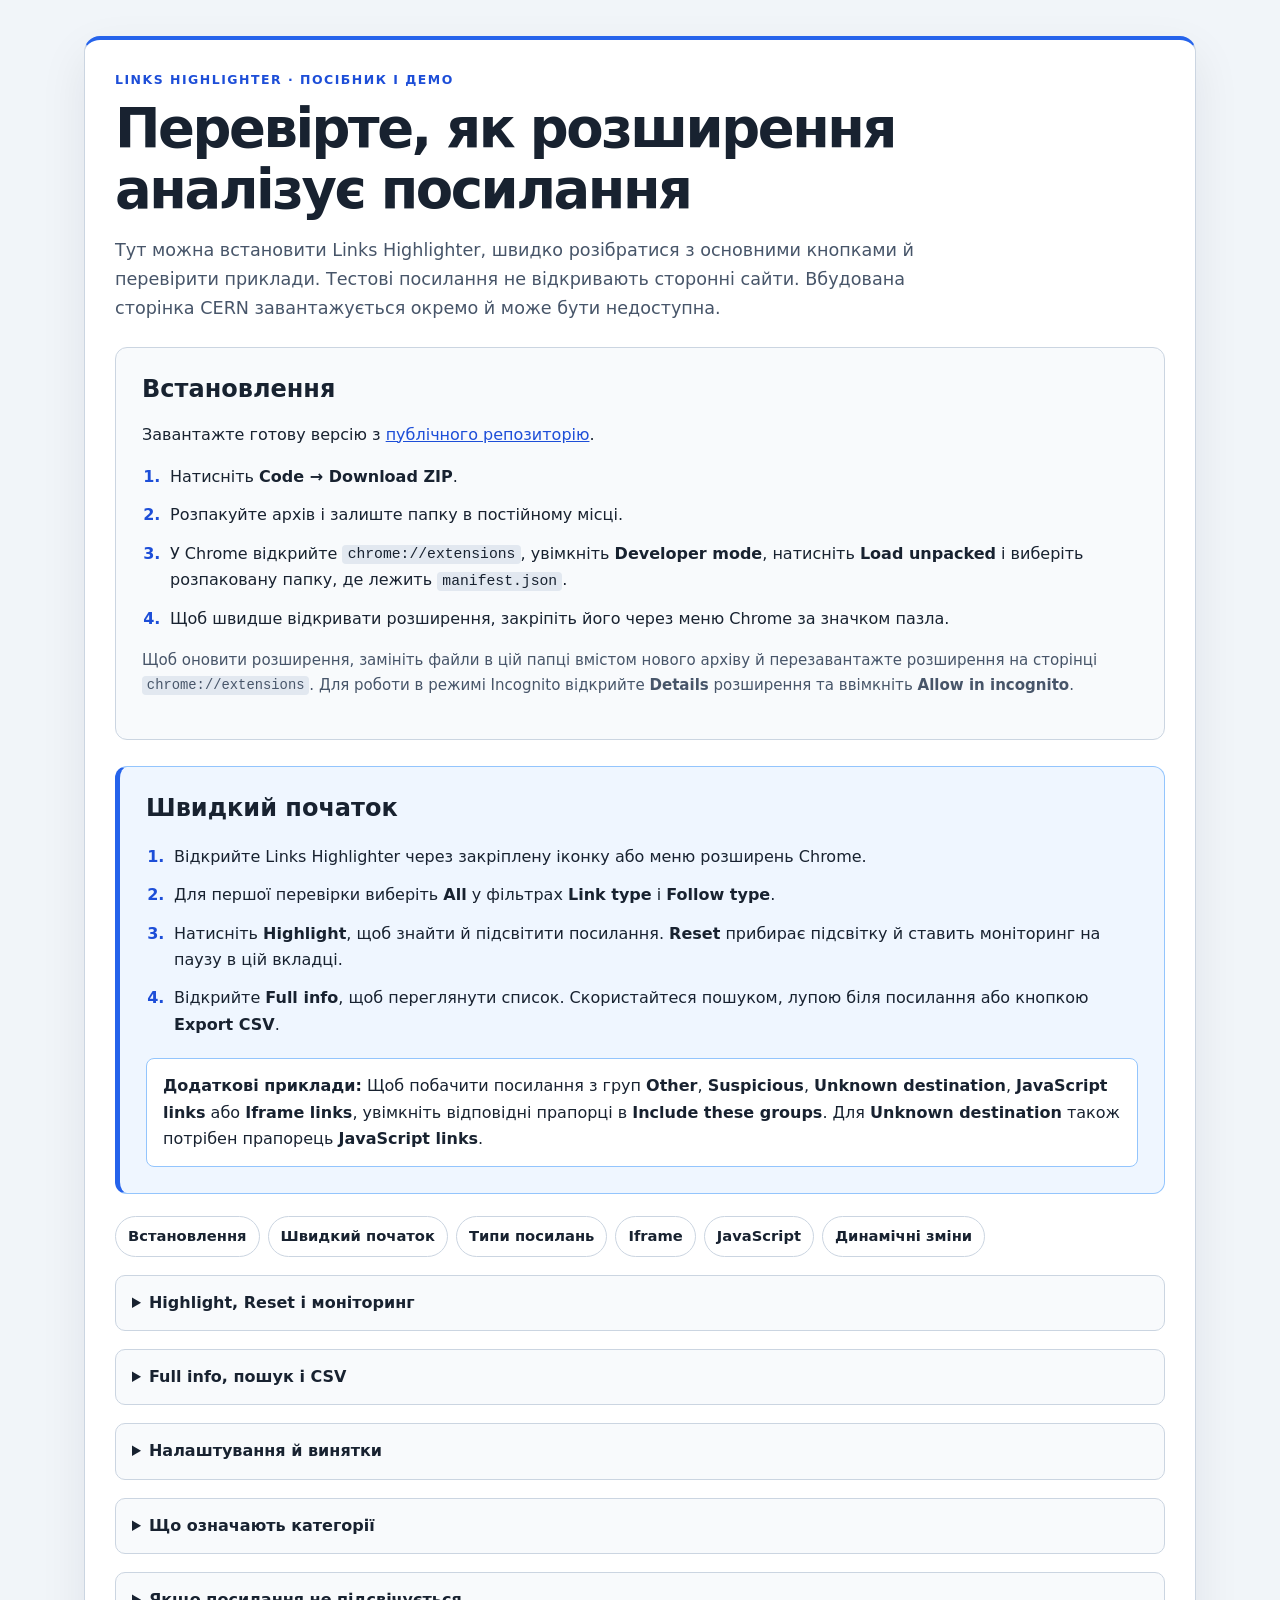
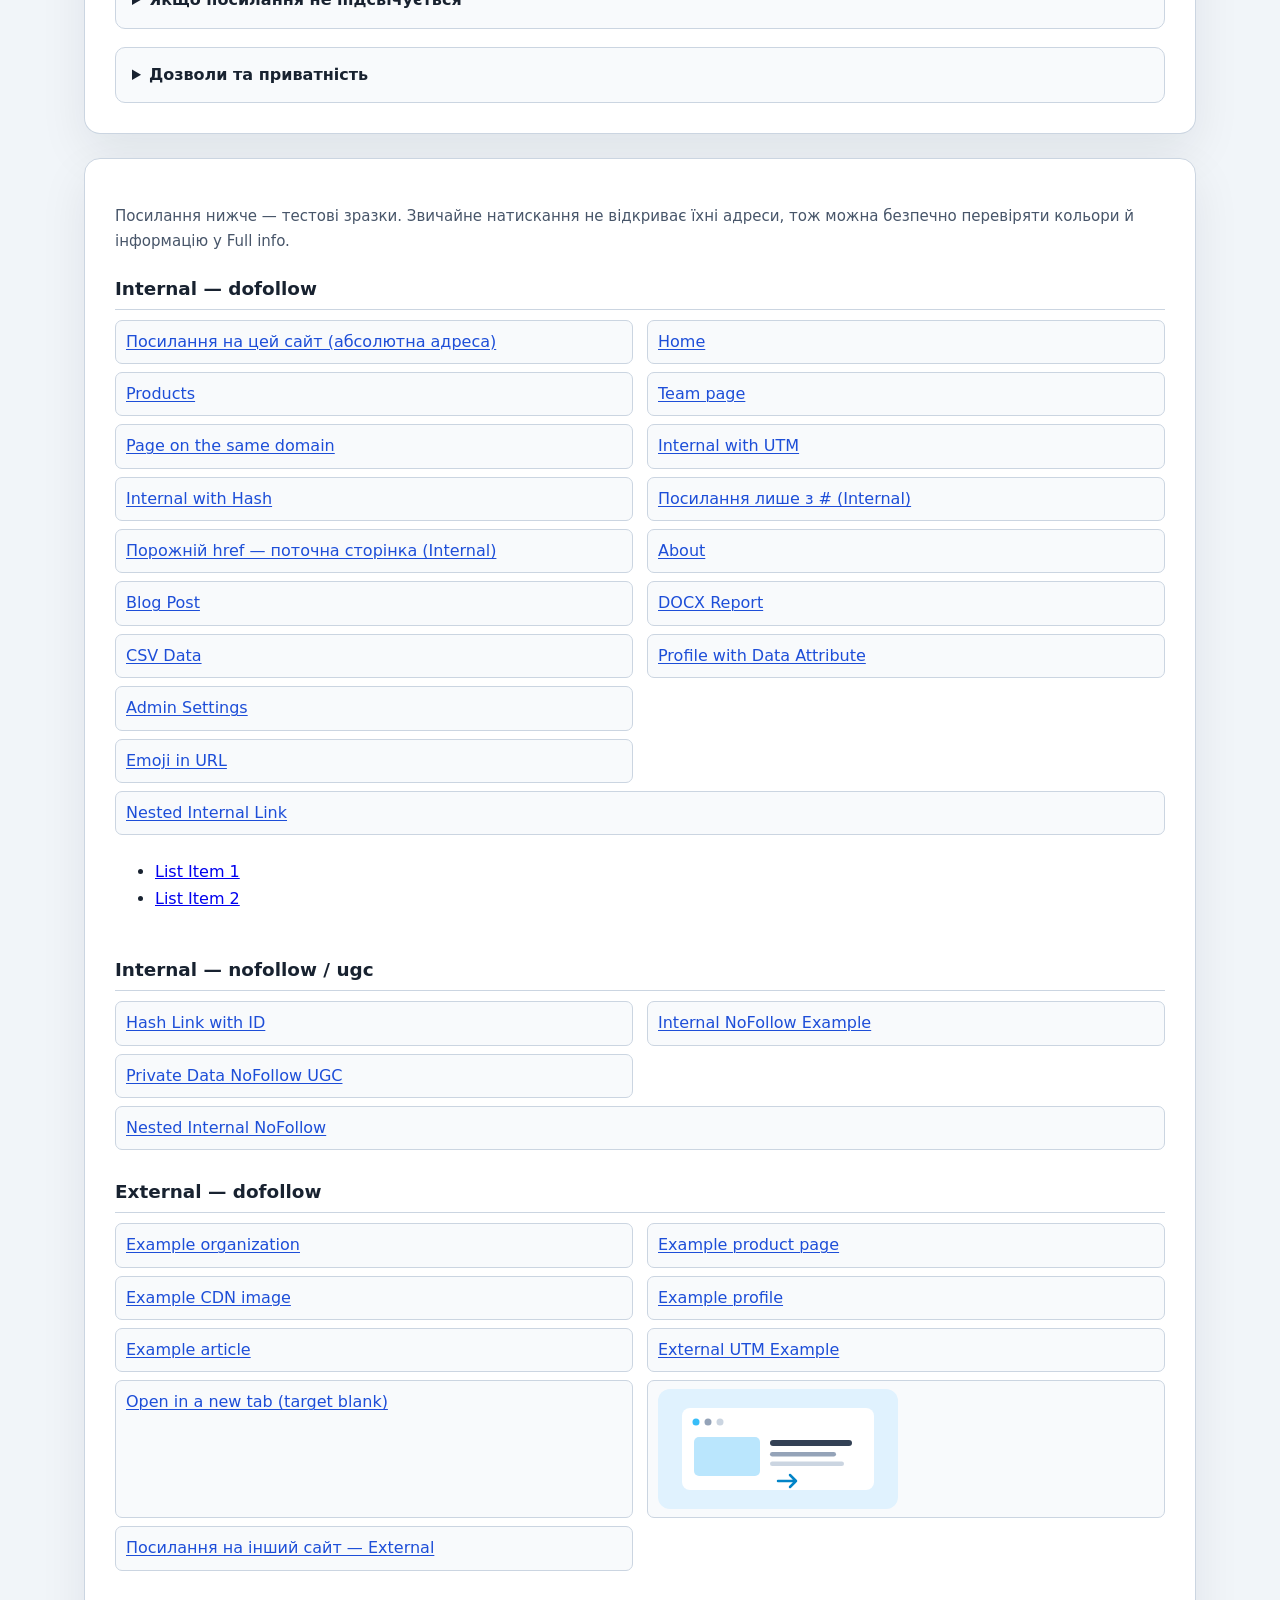
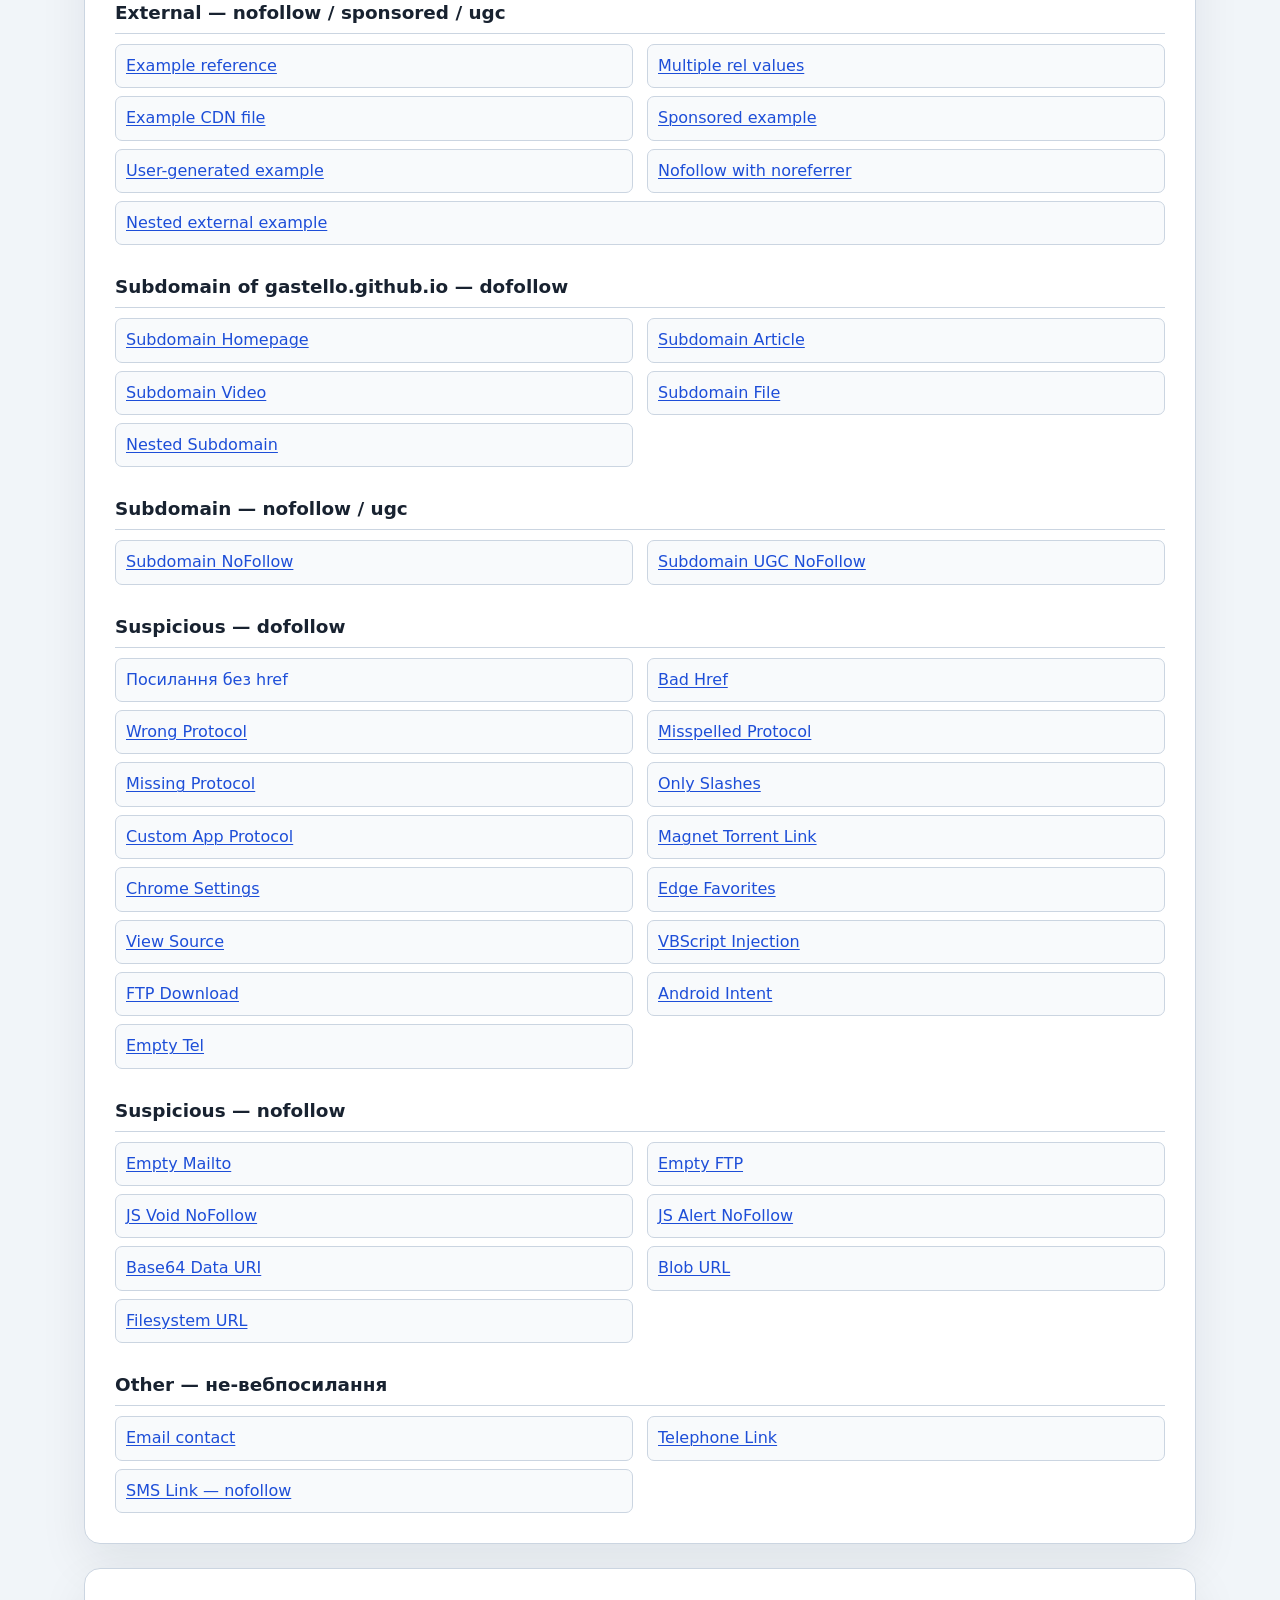
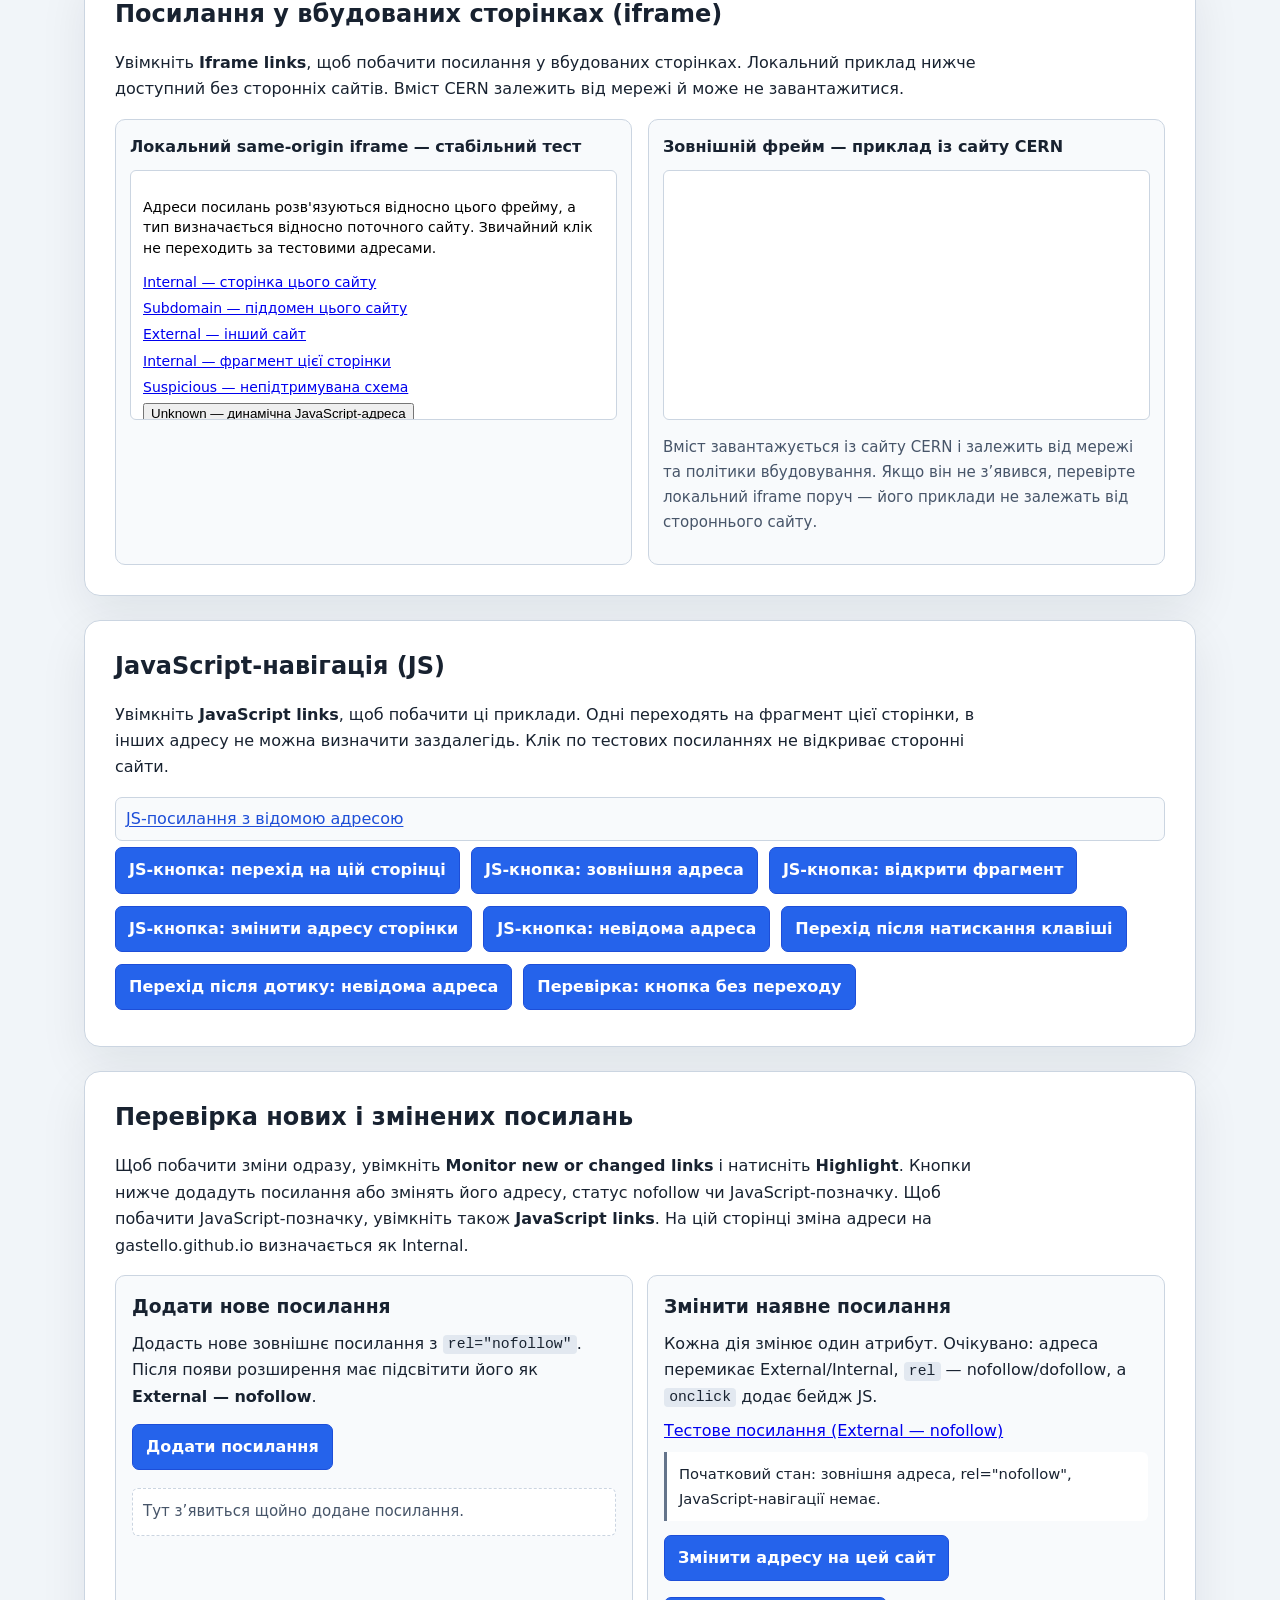
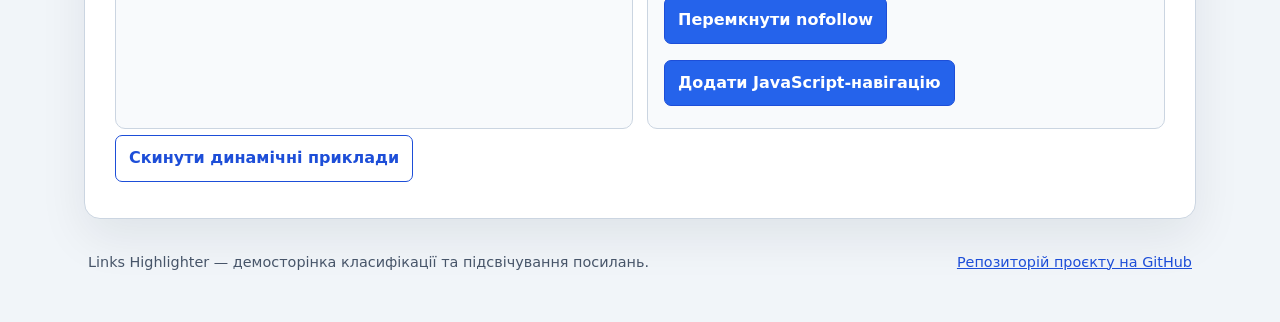
<file: index.html>
<!DOCTYPE html>
<html lang="uk">
<head>
  <meta charset="UTF-8">
  <meta name="viewport" content="width=device-width, initial-scale=1.0">
  <meta name="description" content="Інтерактивний посібник і безпечна демо-сторінка для перевірки класифікації посилань у Links Highlighter.">
  <meta name="theme-color" content="#f1f5f9">
  <title>Links Highlighter — посібник і демо</title>
  <link rel="stylesheet" href="style.css">
</head>
<body>
  <a class="skip-link" href="#main-content">Перейти до прикладів</a>
  <header class="page-header">
    <p class="eyebrow">LINKS HIGHLIGHTER · ПОСІБНИК І ДЕМО</p>
    <h1>Перевірте, як розширення аналізує посилання</h1>
    <p class="page-intro">Тут можна встановити Links Highlighter, швидко розібратися з основними кнопками й перевірити приклади. Тестові посилання не відкривають сторонні сайти. Вбудована сторінка CERN завантажується окремо й може бути недоступна.</p>
    <section class="install-guide" id="install-guide" aria-labelledby="install-title">
      <h2 id="install-title">Встановлення</h2>
      <p>Завантажте готову версію з <a href="https://github.com/Gastello/Links-highlighter" target="_blank" rel="noopener noreferrer">публічного репозиторію</a>.</p>
      <ol class="guide-steps">
        <li>
          Натисніть <strong>Code → Download ZIP</strong>.
        </li>
        <li>
          Розпакуйте архів і залиште папку в постійному місці.
        </li>
        <li>
          У Chrome відкрийте <code>chrome://extensions</code>, увімкніть <strong>Developer mode</strong>, натисніть <strong>Load unpacked</strong> і виберіть розпаковану папку, де лежить <code>manifest.json</code>.
        </li>
        <li>
          Щоб швидше відкривати розширення, закріпіть його через меню Chrome за значком пазла.
        </li>
      </ol>
      <p class="test-note">Щоб оновити розширення, замініть файли в цій папці вмістом нового архіву й перезавантажте розширення на сторінці <code>chrome://extensions</code>. Для роботи в режимі Incognito відкрийте <strong>Details</strong> розширення та ввімкніть <strong>Allow in incognito</strong>.</p>
    </section>
    <section class="guide" aria-labelledby="guide-title">
      <h2 id="guide-title">Швидкий початок</h2>
      <ol class="guide-steps">
        <li>
          Відкрийте Links Highlighter через закріплену іконку або меню розширень Chrome.
        </li>
        <li>
          Для першої перевірки виберіть <strong>All</strong> у фільтрах <strong>Link type</strong> і <strong>Follow type</strong>.
        </li>
        <li>
          Натисніть <strong>Highlight</strong>, щоб знайти й підсвітити посилання. <strong>Reset</strong> прибирає підсвітку й ставить моніторинг на паузу в цій вкладці.
        </li>
        <li>
          Відкрийте <strong>Full info</strong>, щоб переглянути список. Скористайтеся пошуком, лупою біля посилання або кнопкою <strong>Export CSV</strong>.
        </li>
      </ol>
      <aside class="guide-callout" aria-label="Додаткові фільтри демосторінки">
        <strong>Додаткові приклади:</strong>
        Щоб побачити посилання з груп <strong>Other</strong>, <strong>Suspicious</strong>, <strong>Unknown destination</strong>, <strong>JavaScript links</strong> або <strong>Iframe links</strong>, увімкніть відповідні прапорці в <strong>Include these groups</strong>. Для <strong>Unknown destination</strong> також потрібен прапорець <strong>JavaScript links</strong>.
      </aside>
    </section>
    <nav class="test-navigation" aria-label="Навігація сторінкою">
      <a href="#install-guide">Встановлення</a>
      <a href="#guide-title">Швидкий початок</a>
      <a href="#link-fixtures">Типи посилань</a>
      <a href="#iframe-tests">Iframe</a>
      <a href="#javascript-tests">JavaScript</a>
      <a href="#mutation-tests">Динамічні зміни</a>
    </nav>
    <details class="test-checklist" id="behavior-guide">
      <summary>Highlight, Reset і моніторинг</summary>
      <div class="expected-results">
        <div><strong>Highlight</strong><span>Сканує сторінку з поточними фільтрами. Якщо ввімкнено <strong>Monitor new or changed links</strong>, також запускає моніторинг.</span></div>
        <div><strong>Reset</strong><span>Прибирає підсвітку й ставить моніторинг на паузу лише в цій вкладці. Налаштування не змінюються. Натисніть <strong>Highlight</strong>, щоб продовжити.</span></div>
        <div><strong>Автоматичний запуск</strong><span><strong>Highlight links when a page loads</strong> сканує сторінку після завантаження. Якщо ввімкнено лише моніторинг, після перезавантаження натисніть <strong>Highlight</strong>. Якщо ввімкнено обидва параметри, сканування й моніторинг почнуться автоматично.</span></div>
        <div><strong>Моніторинг</strong><span><strong>Highlight links when a page loads</strong> після запуску відстежує нові або змінені посилання.</span></div>
      </div>
    </details>
    <details class="test-checklist" id="full-info-guide">
      <summary>Full info, пошук і CSV</summary>
      <div class="expected-results">
        <div><strong>Список</strong><span><strong>Full info</strong> показує знайдені посилання незалежно від того, які з них підсвічені. Посилання у вбудованих сторінках зібрані в окремій групі <strong>Iframe</strong>.</span></div>
        <div><strong>Пошук і лупа</strong><span>Пошук знаходить посилання за текстом або адресою. Натисніть лупу, щоб перейти до посилання на сторінці; приховане посилання тимчасово стане видимим.</span></div>
        <div><strong>Копіювання</strong><span>Кнопка копіює адресу посилання. У групі <strong>Iframe</strong> можна скопіювати адресу вбудованої сторінки.</span></div>
        <div><strong>Export CSV</strong><span>Завантажує всі знайдені посилання з доступних сторінок. Таблицю можна відкрити у програмі для роботи з таблицями. Для посилань на основній сторінці поле <strong>Frame URL</strong> порожнє; для посилань у фреймі в ньому вказана адреса цієї сторінки.</span></div>
      </div>
    </details>
    <details class="test-checklist" id="settings-guide">
      <summary>Налаштування й винятки</summary>
      <div class="expected-results">
        <div><strong>Тема й кольори</strong><span>За замовчуванням тема popup відповідає темі комп’ютера. У <strong>Settings → Appearance</strong> можна вибрати Classic, Light або Dark та змінити кольори підсвічування.</span></div>
        <div><strong>Виняток для сайту</strong><span>Виняток вимикає підсвічування на сайті. У <strong>Settings → Site exceptions</strong> введіть домен або URL і натисніть <strong>Add</strong>. Або натисніть <strong>Add current site to exceptions</strong> біля кнопок сканування.</span></div>
        <div><strong>Піддомени</strong><span><code>example.com</code> стосується лише цього домену. <code>*.example.com</code> — його піддоменів, але не самого <code>example.com</code>. Щоб знову підсвічувати посилання, видаліть виняток зі списку.</span></div>
        <div><strong>Синхронізація</strong><span>Налаштування й винятки можуть синхронізуватися, якщо на пристроях використовується той самий Google-акаунт, увімкнена синхронізація розширень і збігається ID розширення. Перевірте ID на сторінці <code>chrome://extensions</code> на обох пристроях. У версії, встановленій через <strong>Load unpacked</strong>, ID може відрізнятися. Щоб перевірити синхронізацію, змініть тему popup на одному пристрої й перевірте її на іншому.</span></div>
      </div>
    </details>
    <details class="test-checklist" id="classification-guide">
      <summary>Що означають категорії</summary>
      <div class="expected-results">
        <div><strong>Internal</strong><span>Посилання на поточний сайт або його основний домен.</span></div>
        <div><strong>Subdomain</strong><span>Посилання на піддомен того самого основного домену, наприклад <code>blog.example.com</code>.</span></div>
        <div><strong>External</strong><span>Посилання на інший сайт.</span></div>
        <div><strong>Dofollow / nofollow</strong><span>Статус визначається за атрибутом посилання. Позначка <code>nofollow</code> означає nofollow; без неї — dofollow.</span></div>
        <div><strong>Other</strong><span>Адреси електронної пошти, телефону й SMS. Цю групу потрібно ввімкнути окремо.</span></div>
        <div><strong>Suspicious</strong><span>Неповна, некоректна або непідтримувана адреса. Це не оцінка безпечності сайту.</span></div>
        <div><strong>Unknown destination</strong><span>Розпізнано JavaScript-перехід, але його адресу неможливо визначити наперед.</span></div>
        <div><strong>JS / IFRAME</strong><span>Бейджі показують, що посилання пов’язане з JavaScript або розташоване у вбудованій сторінці.</span></div>
      </div>
    </details>
    <details class="test-checklist" id="troubleshooting-guide">
      <summary>Якщо посилання не підсвічується</summary>
      <ul class="troubleshooting-list">
        <li>Щоб побачити всі звичайні приклади, виберіть <strong>All</strong> у фільтрах типу й статусу.</li>
        <li>Для <strong>Other</strong>, <strong>Suspicious</strong>, <strong>Unknown destination</strong>, JavaScript і iframe увімкніть відповідні прапорці.</li>
        <li>Перевірте, чи Chrome дозволив розширенню працювати на сайті, і перезавантажте вкладку після зміни дозволів.</li>
        <li>Розширення не працює на сторінках Chrome на кшталт <code>chrome://extensions</code>. Деякі вбудовані сторінки також можуть бути недоступні.</li>
        <li>Якщо повідомлено про неповні результати, розширення не змогло прочитати один або кілька фреймів. Інші доступні посилання все одно перевіряються.</li>
      </ul>
    </details>
    <details class="test-checklist" id="privacy-guide">
      <summary>Дозволи та приватність</summary>
      <div class="expected-results">
        <div><strong>Доступ до сторінок</strong><span>Chrome попросить дозволити розширенню читати сторінки, щоб знаходити й підсвічувати посилання.</span></div>
        <div><strong>Ваші дані</strong><span>Посилання обробляються у браузері й не надсилаються розробнику.</span></div>
      </div>
    </details>
  </header>
  <main id="main-content">
  <section class="links" id="link-fixtures" aria-label="Посилання для перевірки класифікації">

  <p class="section-intro">Посилання нижче — тестові зразки. Звичайне натискання не відкриває їхні адреси, тож можна безпечно перевіряти кольори й інформацію у Full info.</p>

  <h2 id="internal-dofollow">Internal — dofollow</h2>
  <a href="https://gastello.github.io/links-test/another-page">Посилання на цей сайт (абсолютна адреса)</a>
  <a href="https://gastello.github.io/links-test/home">Home</a>
  <a href="https://gastello.github.io/links-test/products.html">Products</a>
  <a href="https://gastello.github.io/links-test/team">Team page</a>
  <a href="https://gastello.github.io/up-one-level">Page on the same domain</a>
  <a href="https://gastello.github.io/links-test/internal-page?utm_source=google&utm_medium=cpc">Internal with UTM</a>
  <a href="https://gastello.github.io/links-test/blog/post#comments">Internal with Hash</a>
  <a href="#">Посилання лише з # (Internal)</a>
  <a href="">Порожній href — поточна сторінка (Internal)</a>
  <a href="https://gastello.github.io/links-test/about">About</a>
  <a href="https://gastello.github.io/links-test/blog/post1">Blog Post</a>
  <a href="https://gastello.github.io/links-test/downloads/report.docx">DOCX Report</a>
  <a href="https://gastello.github.io/links-test/downloads/data.csv">CSV Data</a>
  <a href="https://gastello.github.io/links-test/profile" data-user-id="456">Profile with Data Attribute</a>
  <a href="https://gastello.github.io/links-test/settings" data-role="admin">Admin Settings</a>
  <a href="https://gastello.github.io/links-test/hidden" style="display:none;">Hidden Link</a>
  <a href="https://gastello.github.io/links-test/opacity" style="opacity:0;">Invisible Link</a>
  <a href="https://gastello.github.io/links-test/unicode/😀">Emoji in URL</a>
  <div class="link-fixture"><a href="https://gastello.github.io/links-test/nested/link">Nested Internal Link</a></div>
  <ul><li><a href="https://gastello.github.io/links-test/list/item1">List Item 1</a></li><li><a href="https://gastello.github.io/links-test/list/item2">List Item 2</a></li></ul>

  <h2 id="internal-nofollow">Internal — nofollow / ugc</h2>
  <a href="https://gastello.github.io/links-test/weird#hash123" rel="nofollow">Hash Link with ID</a>
  <a href="https://gastello.github.io/links-test/internal-nofollow-page" rel="nofollow">Internal NoFollow Example</a>
  <a href="https://gastello.github.io/links-test/hidden-nofollow" style="display:none;" rel="nofollow">Hidden NoFollow Link</a>
  <a href="https://gastello.github.io/links-test/private/data" rel="nofollow ugc">Private Data NoFollow UGC</a>
  <div class="link-fixture"><a href="https://gastello.github.io/links-test/nested/internal-nofollow" rel="nofollow">Nested Internal NoFollow</a></div>

  <h2 id="external-dofollow">External — dofollow</h2>
  <a href="https://example.org/guide">Example organization</a>
  <a href="https://example.net/product">Example product page</a>
  <a href="https://cdn.example.com/photo.png">Example CDN image</a>
  <a href="https://example.com/profile">Example profile</a>
  <a href="https://example.org/article">Example article</a>
  <a href="https://example.com/page?utm_source=newsletter&utm_medium=email">External UTM Example</a>
  <a href="https://example.com/new-tab" target="_blank" rel="noopener noreferrer">Open in a new tab (target blank)</a>
  <a href="https://example.com/page-with-image"><img src="assets/link-preview.svg" width="240" height="120" loading="lazy" decoding="async" alt="Ілюстрація сторінки-прикладу"></a>
  <a href="https://example.net/demo">Посилання на інший сайт — External</a>

  <h2 id="external-nofollow">External — nofollow / sponsored / ugc</h2>
  <a href="https://example.com/reference" rel="nofollow">Example reference</a>
  <a href="https://example.org/combined-rel" rel="nofollow noopener noreferrer">Multiple rel values</a>
  <a href="https://cdn.example.net/assets/example.js" rel="nofollow">Example CDN file</a>
  <a href="https://example.net/campaign" rel="nofollow sponsored">Sponsored example</a>
  <a href="https://example.com/community/post" rel="nofollow ugc">User-generated example</a>
  <a href="https://example.org/no-referrer" rel="nofollow noreferrer">Nofollow with noreferrer</a>
  <div class="link-fixture"><a href="https://example.net/nested" rel="nofollow">Nested external example</a></div>

  <h2 id="subdomain-dofollow">Subdomain of gastello.github.io — dofollow</h2>
  <a href="https://subdomain.gastello.github.io/">Subdomain Homepage</a>
  <a href="https://blog.gastello.github.io/links-test/article">Subdomain Article</a>
  <a href="https://media.gastello.github.io/video.mp4">Subdomain Video</a>
  <a href="https://files.sub.gastello.github.io/download.zip">Subdomain File</a>
  <a href="https://deep.files.sub.gastello.github.io/nested">Nested Subdomain</a>

  <h2 id="subdomain-nofollow">Subdomain — nofollow / ugc</h2>
  <a href="https://nofollow.subdomain.gastello.github.io/" rel="nofollow">Subdomain NoFollow</a>
  <a href="https://ugc.subdomain.gastello.github.io/" rel="nofollow ugc">Subdomain UGC NoFollow</a>

  <h2 id="suspicious-dofollow">Suspicious — dofollow</h2>
  <a id="missing-href-link">Посилання без href</a>
  <a href="http:///badurl">Bad Href</a>
  <a href="hxxp://wrong-protocol.com">Wrong Protocol</a>
  <a href="htps://misspelled-url.com">Misspelled Protocol</a>
  <a href="://missing-protocol.com">Missing Protocol</a>
  <a href="/////">Only Slashes</a>
  <a href="appname://open">Custom App Protocol</a>
  <a href="magnet:?xt=urn:btih:abcdef1234567890">Magnet Torrent Link</a>
  <a href="chrome://settings/">Chrome Settings</a>
  <a href="edge://favorites/">Edge Favorites</a>
  <a href="view-source:https://example.com">View Source</a>
  <a href="vbscript:alert('XSS')">VBScript Injection</a>
  <a href="ftp://ftp.example.com/file.txt">FTP Download</a>
  <a href="intent://scan/#Intent;scheme=zxing;package=com.google.zxing.client.android;end">Android Intent</a>
  <a href="tel:">Empty Tel</a>
    
  <h2 id="suspicious-nofollow">Suspicious — nofollow</h2>
  <a href="mailto:" rel="nofollow">Empty Mailto</a>
  <a href="ftp://" rel="nofollow">Empty FTP</a>
  <a href="javascript:void(0)" rel="nofollow">JS Void NoFollow</a>
  <a href="javascript:alert('hello')" rel="nofollow">JS Alert NoFollow</a>
  <a href="[data-uri]" rel="nofollow">Base64 Data URI</a>
  <a href="blob:https://example.com/12345" rel="nofollow">Blob URL</a>
  <a href="filesystem:https://example.com/temporary/myfile" rel="nofollow">Filesystem URL</a>
  <h2 id="other-links">Other — не-вебпосилання</h2>
  <a href="mailto:hello@example.org">Email contact</a>
  <a href="tel:+1234567890">Telephone Link</a>
  <a href="sms:+1234567890" rel="nofollow">SMS Link — nofollow</a>

  </section>

  <section class="test-section" aria-labelledby="iframe-tests">
    <h2 id="iframe-tests">Посилання у вбудованих сторінках (iframe)</h2>
    <p>Увімкніть <strong>Iframe links</strong>, щоб побачити посилання у вбудованих сторінках. Локальний приклад нижче доступний без сторонніх сайтів. Вміст CERN залежить від мережі й може не завантажитися.</p>
    <div class="frame-grid">
      <figure class="frame-test">
        <figcaption>Локальний same-origin iframe — стабільний тест</figcaption>
        <iframe
          src="iframe-same-origin.html"
          title="Локальний iframe з тестовими посиланнями"
          loading="eager"
        ></iframe>
      </figure>
      <figure class="frame-test">
        <figcaption>Зовнішній фрейм — приклад із сайту CERN</figcaption>
        <iframe
          src="https://info.cern.ch/"
          title="Перший вебсайт CERN із посиланнями"
          loading="lazy"
        ></iframe>
        <p class="test-note">Вміст завантажується із сайту CERN і залежить від мережі та політики вбудовування. Якщо він не з’явився, перевірте локальний iframe поруч — його приклади не залежать від стороннього сайту.</p>
      </figure>
    </div>
  </section>

  <section class="test-section" aria-labelledby="javascript-tests">
    <h2 id="javascript-tests">JavaScript-навігація (JS)</h2>
    <p>Увімкніть <strong>JavaScript links</strong>, щоб побачити ці приклади. Одні переходять на фрагмент цієї сторінки, в інших адресу не можна визначити заздалегідь. Клік по тестових посиланнях не відкриває сторонні сайти.</p>
    <a class="javascript-fixture" href="javascript:window.location.href='#js-href'">JS-посилання з відомою адресою</a>
    <button type="button" onclick="window.location.assign('#js-assign'); return false;">JS-кнопка: перехід на цій сторінці</button>
    <button type="button" onclick="if (false) window.location.assign('https://example.org/javascript-external')">JS-кнопка: зовнішня адреса</button>
    <button type="button" onclick="window.open('#js-window-open', '_self'); return false;">JS-кнопка: відкрити фрагмент</button>
    <button type="button" onclick="history.pushState({}, '', '#js-history'); return false;">JS-кнопка: змінити адресу сторінки</button>
    <button type="button" onclick="if (false) window.location.href = nextUrl">JS-кнопка: невідома адреса</button>
    <button type="button" onkeydown="if (false) window.location.assign('/links-test/keyboard')">Перехід після натискання клавіші</button>
    <button type="button" onpointerup="window.location.href = pointerDestination">Перехід після дотику: невідома адреса</button>
    <button type="button" onclick="this.dataset.clicked = 'yes'">Перевірка: кнопка без переходу</button>
  </section>

  <section class="test-section" aria-labelledby="mutation-tests">
    <h2 id="mutation-tests">Перевірка нових і змінених посилань</h2>
    <p>Щоб побачити зміни одразу, увімкніть <strong>Monitor new or changed links</strong> і натисніть <strong>Highlight</strong>. Кнопки нижче додадуть посилання або змінять його адресу, статус nofollow чи JavaScript-позначку. Щоб побачити JavaScript-позначку, увімкніть також <strong>JavaScript links</strong>. На цій сторінці зміна адреси на gastello.github.io визначається як Internal.</p>
    <div class="mutation-grid">
      <article class="mutation-card">
        <h3>Додати нове посилання</h3>
        <p>Додасть нове зовнішнє посилання з <code>rel="nofollow"</code>. Після появи розширення має підсвітити його як <strong>External — nofollow</strong>.</p>
        <button type="button" id="addLinkBtn">Додати посилання</button>
        <div class="dynamic-link-output" id="dynamic-link-output" aria-live="polite">
          <p class="test-note">Тут з’явиться щойно додане посилання.</p>
        </div>
      </article>
      <article class="mutation-card">
        <h3>Змінити наявне посилання</h3>
        <p>Кожна дія змінює один атрибут. Очікувано: адреса перемикає External/Internal, <code>rel</code> — nofollow/dofollow, а <code>onclick</code> додає бейдж JS.</p>
        <a id="mutable-test-link" href="https://example.org/before" rel="nofollow">Тестове посилання (External — nofollow)</a>
        <p class="mutation-status" id="mutation-status" role="status" aria-live="polite">Початковий стан: зовнішня адреса, rel="nofollow", JavaScript-навігації немає.</p>
        <div class="mutation-actions">
          <button type="button" id="change-href-btn">Змінити адресу на цей сайт</button>
          <button type="button" id="toggle-rel-btn">Перемкнути nofollow</button>
          <button type="button" id="add-js-handler-btn">Додати JavaScript-навігацію</button>
        </div>
      </article>
    </div>
    <button type="button" id="reset-mutation-tests" class="secondary-button">Скинути динамічні приклади</button>
  </section>

  </main>

<script>
  document.getElementById('main-content').addEventListener('click', (event) => {
    const link = event.target.closest('a[href]');
    if (link) {
      event.preventDefault();
    }
  });

  function appendLink(href, text, rel = '') {
    const container = document.getElementById('dynamic-link-output');
    const a = document.createElement('a');
    a.href = href;
    a.textContent = text;
    a.className = 'dynamic-link';
    if (rel) {
      a.setAttribute('rel', rel);
    }
    container.appendChild(a);
  }

  document.getElementById('addLinkBtn').addEventListener('click', () => {
    const output = document.getElementById('dynamic-link-output');
    const placeholder = output.querySelector('.test-note');
    if (placeholder) {
      placeholder.remove();
    }
    appendLink('https://example.com/new-link', 'Динамічне зовнішнє посилання', 'nofollow');
  });

  document.getElementById('change-href-btn').addEventListener('click', () => {
    const link = document.getElementById('mutable-test-link');
    link.href = 'https://gastello.github.io/links-test/real-time-target';
    document.getElementById('mutation-status').textContent =
      'Адреса змінена на сторінку цього сайту: очікується Internal — nofollow.';
  });

  document.getElementById('toggle-rel-btn').addEventListener('click', () => {
    const link = document.getElementById('mutable-test-link');
    const hasNofollow = link.relList.toggle('nofollow');
    document.getElementById('mutation-status').textContent = hasNofollow
      ? 'rel="nofollow" увімкнено.'
      : 'rel="nofollow" прибрано — розширення має трактувати його як dofollow.';
  });

  document.getElementById('add-js-handler-btn').addEventListener('click', () => {
    document.getElementById('mutable-test-link').setAttribute(
      'onclick',
      "window.location.assign('#realtime-js-link')"
    );
    document.getElementById('mutation-status').textContent =
      'Додано inline onclick із навігацією на фрагмент цієї сторінки. Очікуйте бейдж JS.';
  });

  document.getElementById('reset-mutation-tests').addEventListener('click', () => {
    const output = document.getElementById('dynamic-link-output');
    output.replaceChildren(
      Object.assign(document.createElement('p'), {
        className: 'test-note',
        textContent: 'Тут з’явиться щойно додане посилання.',
      })
    );
    const link = document.getElementById('mutable-test-link');
    link.href = 'https://example.org/before';
    link.rel = 'nofollow';
    link.removeAttribute('onclick');
    link.textContent = 'Тестове посилання (External — nofollow)';
    document.getElementById('mutation-status').textContent =
      'Початковий стан відновлено: зовнішня адреса, rel="nofollow", JavaScript-навігації немає.';
  });
</script>

<footer class="page-footer">
  <p>Links Highlighter — демосторінка класифікації та підсвічування посилань.</p>
  <a href="https://github.com/Gastello/Links-highlighter" target="_blank" rel="noopener noreferrer">Репозиторій проєкту на GitHub</a>
</footer>
</body>
</html>
</file>
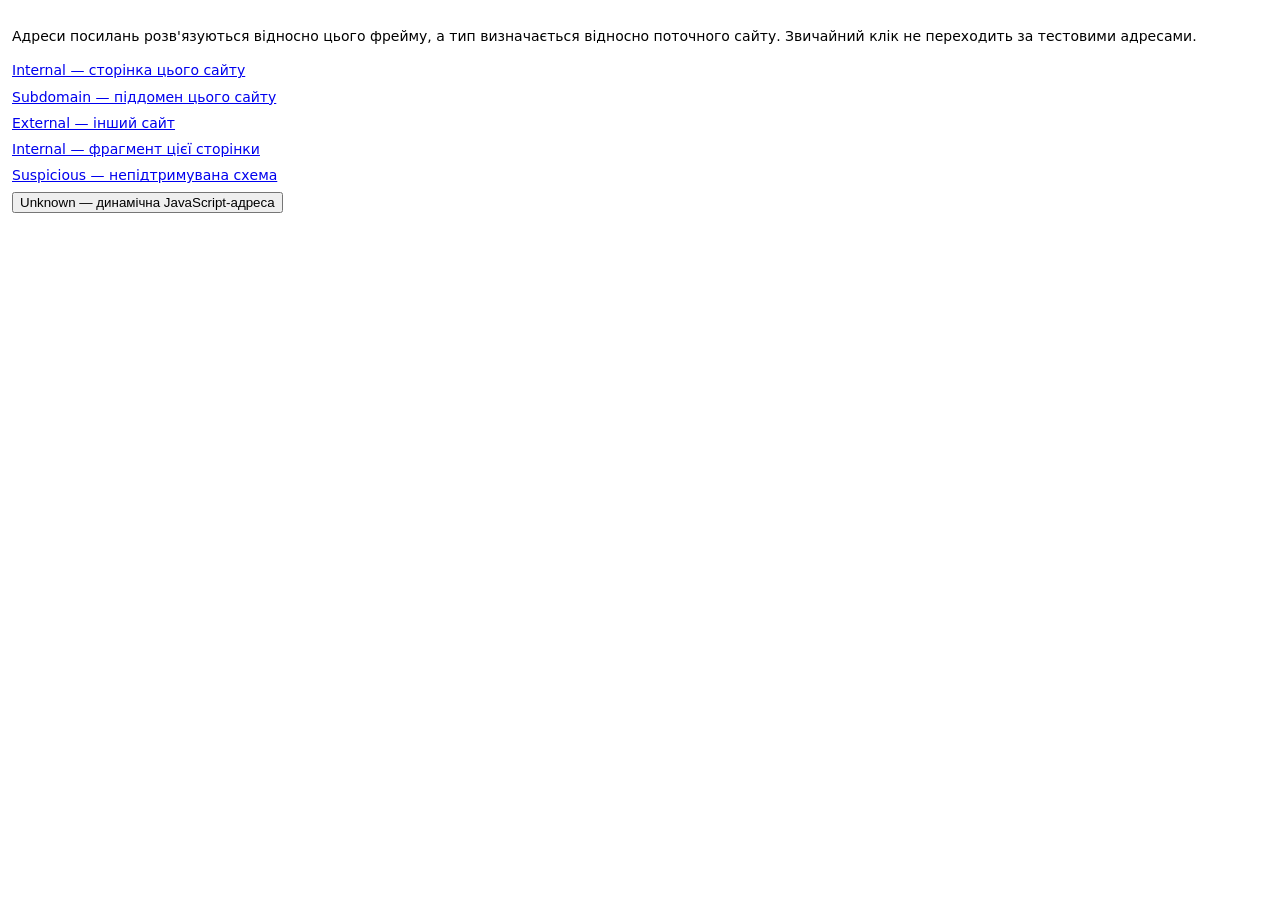
<file: iframe-same-origin.html>
<!DOCTYPE html>
<html lang="uk">
<head>
  <meta charset="UTF-8">
  <meta name="viewport" content="width=device-width, initial-scale=1.0">
  <title>Локальний iframe — Links Highlighter</title>
  <style>
    body {
      margin: 0;
      padding: 12px;
      font: 14px/1.45 system-ui, sans-serif;
    }

    a,
    button {
      display: block;
      margin: 6px 0;
    }
  </style>
</head>
<body>
  <p>Адреси посилань розв'язуються відносно цього фрейму, а тип визначається відносно поточного сайту. Звичайний клік не переходить за тестовими адресами.</p>
  <a href="/links-test/iframe-target.html">Internal — сторінка цього сайту</a>
  <a href="https://media.gastello.github.io/video.mp4">Subdomain — піддомен цього сайту</a>
  <a href="https://example.org/iframe-external">External — інший сайт</a>
  <a href="#">Internal — фрагмент цієї сторінки</a>
  <a href="javascript:void(0)">Suspicious — непідтримувана схема</a>
  <button type="button" onclick="if (false) window.location.href = frameNextUrl">Unknown — динамічна JavaScript-адреса</button>
  <script>
    document.body.addEventListener('click', (event) => {
      const link = event.target.closest('a[href]');
      if (link) {
        event.preventDefault();
      }
    });
  </script>
</body>
</html>
</file>
<file: style.css>
:root {
  color-scheme: light dark;
  --page-bg: #f1f5f9;
  --surface: #ffffff;
  --surface-soft: #f8fafc;
  --text: #182230;
  --muted: #475569;
  --border: #cbd5e1;
  --accent: #1d4ed8;
  --accent-soft: #eff6ff;
  --accent-border: #93c5fd;
  --code-bg: #e2e8f0;
  --shadow: 0 18px 48px rgb(15 23 42 / 8%);
}

* {
  box-sizing: border-box;
}

html {
  scroll-behavior: smooth;
  scroll-padding-top: 20px;
}

body {
  margin: 0 auto;
  max-width: 1160px;
  padding: 36px 24px 24px;
  background: var(--page-bg);
  color: var(--text);
  font: 16px/1.65 system-ui, sans-serif;
}

.skip-link {
  position: absolute;
  top: 8px;
  left: 12px;
  z-index: 10;
  padding: 8px 12px;
  transform: translateY(-160%);
  border-radius: 6px;
  background: var(--surface);
  color: var(--accent);
  font-weight: 700;
}

.skip-link:focus {
  transform: translateY(0);
}

.page-header,
.test-section,
.links {
  margin-bottom: 24px;
  padding: clamp(18px, 3vw, 30px);
  border: 1px solid var(--border);
  border-radius: 16px;
  background: var(--surface);
  box-shadow: var(--shadow);
}

.page-header {
  border-top: 4px solid #2563eb;
}

.eyebrow {
  margin: 0 0 8px;
  color: var(--accent);
  font-size: 0.78rem;
  font-weight: 800;
  letter-spacing: 0.12em;
}

.page-header h1 {
  max-width: 22ch;
  margin: 0;
  font-size: clamp(2rem, 5vw, 3.4rem);
  letter-spacing: -0.045em;
  line-height: 1.12;
}

.page-intro {
  max-width: 75ch;
  margin: 16px 0 0;
  color: var(--muted);
  font-size: 1.1rem;
}

.install-guide {
  margin: 24px 0 18px;
  padding: clamp(18px, 3vw, 26px);
  border: 1px solid var(--border);
  border-radius: 12px;
  background: var(--surface-soft);
}

.install-guide h2 {
  margin: 0 0 8px;
  line-height: 1.3;
}

.install-guide a {
  color: var(--accent);
}

.guide {
  margin: 26px 0 18px;
  padding: clamp(18px, 3vw, 26px);
  border: 1px solid var(--accent-border);
  border-left: 5px solid #2563eb;
  border-radius: 12px;
  background: var(--accent-soft);
}

.guide h2,
.test-section h2,
.links h2 {
  margin-top: 0;
  line-height: 1.3;
}

.guide-steps {
  display: grid;
  gap: 12px;
  padding-left: 24px;
}

.guide-steps li {
  padding-left: 4px;
}

.guide-steps li::marker {
  color: var(--accent);
  font-weight: 800;
}

.guide-callout {
  margin-top: 20px;
  padding: 14px 16px;
  border: 1px solid var(--accent-border);
  border-radius: 8px;
  background: var(--surface);
}

.test-checklist {
  margin-top: 18px;
  padding: 14px 16px;
  border: 1px solid var(--border);
  border-radius: 10px;
  background: var(--surface-soft);
}

.test-checklist summary {
  cursor: pointer;
  font-weight: 700;
}

.test-checklist summary:focus-visible,
.test-navigation a:focus-visible,
button:focus-visible,
a:focus-visible {
  outline: 3px solid #2563eb;
  outline-offset: 3px;
}

.expected-results {
  display: grid;
  gap: 8px;
  margin-top: 14px;
}

.expected-results > div {
  display: grid;
  grid-template-columns: minmax(150px, 0.4fr) 1fr;
  gap: 12px;
  padding: 10px 12px;
  border-radius: 6px;
  background: var(--surface);
}

.expected-results strong {
  color: var(--accent);
}

.test-note,
.section-intro {
  color: var(--muted);
  font-size: 0.94rem;
}

.troubleshooting-list {
  display: grid;
  gap: 8px;
  padding-left: 22px;
}

.troubleshooting-list li::marker {
  color: var(--accent);
}

.test-navigation {
  display: flex;
  flex-wrap: wrap;
  gap: 8px;
  margin-top: 22px;
}

.test-navigation a {
  padding: 7px 12px;
  border: 1px solid var(--border);
  border-radius: 999px;
  background: var(--surface);
  color: var(--text);
  font-size: 0.92rem;
  font-weight: 650;
  text-decoration: none;
}

.test-navigation a:hover {
  border-color: var(--accent);
  color: var(--accent);
}

.links {
  display: grid;
  grid-template-columns: repeat(2, minmax(0, 1fr));
  gap: 8px 14px;
}

.section-intro,
.links h2,
.links > div,
.links > ul {
  grid-column: 1 / -1;
}

.links h2 {
  margin: 22px 0 2px;
  padding-bottom: 8px;
  border-bottom: 1px solid var(--border);
  color: var(--text);
  font-size: 1.15rem;
}

.links h2:first-of-type {
  margin-top: 0;
}

.links > a {
  width: 100%;
  min-width: 0;
  padding: 8px 10px;
  overflow-wrap: anywhere;
  border: 1px solid var(--border);
  border-radius: 7px;
  background: var(--surface-soft);
  color: var(--accent);
  text-decoration-thickness: 1px;
  text-underline-offset: 2px;
}

.link-fixture {
  grid-column: 1 / -1;
}

.link-fixture > a,
.test-section > .javascript-fixture {
  display: block;
  width: 100%;
  min-width: 0;
  padding: 8px 10px;
  overflow-wrap: anywhere;
  border: 1px solid var(--border);
  border-radius: 7px;
  background: var(--surface-soft);
  color: var(--accent);
  text-decoration-thickness: 1px;
  text-underline-offset: 2px;
}

.links > a:hover {
  border-color: var(--accent);
}

.link-fixture > a:hover,
.test-section > .javascript-fixture:hover {
  border-color: var(--accent);
}

.links img {
  display: block;
  max-width: 100%;
  height: auto;
  border-radius: 5px;
}

.test-section {
  scroll-margin-top: 20px;
}

.test-section > p {
  max-width: 85ch;
}

.frame-grid {
  display: grid;
  grid-template-columns: repeat(auto-fit, minmax(min(100%, 360px), 1fr));
  gap: 16px;
}

.frame-test {
  min-width: 0;
  margin: 0;
  padding: 14px;
  border: 1px solid var(--border);
  border-radius: 10px;
  background: var(--surface-soft);
}

.frame-test figcaption {
  margin-bottom: 10px;
  font-weight: 750;
}

.frame-test iframe {
  display: block;
  width: 100%;
  height: 250px;
  border: 1px solid var(--border);
  border-radius: 6px;
  background: var(--surface);
}

.test-section button {
  margin: 6px 6px 6px 0;
  padding: 9px 13px;
  cursor: pointer;
  border: 1px solid #1d4ed8;
  border-radius: 7px;
  background: #2563eb;
  color: #fff;
  font: inherit;
  font-weight: 700;
}

.test-section button:hover {
  background: #1d4ed8;
}

.mutation-grid {
  display: grid;
  grid-template-columns: repeat(auto-fit, minmax(min(100%, 340px), 1fr));
  gap: 14px;
  margin-top: 16px;
}

.mutation-card {
  min-width: 0;
  padding: 16px;
  border: 1px solid var(--border);
  border-radius: 10px;
  background: var(--surface-soft);
}

.mutation-card h3 {
  margin: 0 0 8px;
}

.mutation-card > p {
  margin: 8px 0;
}

.mutation-actions {
  display: flex;
  flex-wrap: wrap;
  gap: 4px;
}

.mutation-status {
  min-height: 3em;
  padding: 10px 12px;
  border-left: 3px solid #64748b;
  border-radius: 0 6px 6px 0;
  background: var(--surface);
  font-size: 0.92rem;
}

.dynamic-link-output {
  display: grid;
  gap: 6px;
  min-height: 48px;
  margin-top: 12px;
  padding: 10px;
  border: 1px dashed var(--border);
  border-radius: 6px;
  background: var(--surface);
}

.dynamic-link-output p {
  margin: 0;
}

.dynamic-link {
  overflow-wrap: anywhere;
}

.secondary-button {
  background: var(--surface) !important;
  color: var(--accent) !important;
}

.page-footer {
  display: flex;
  flex-wrap: wrap;
  justify-content: space-between;
  gap: 8px 20px;
  padding: 8px 4px 24px;
  color: var(--muted);
  font-size: 0.9rem;
}

.page-footer p {
  margin: 0;
}

.page-footer a {
  color: var(--accent);
}

code {
  padding: 0.1em 0.35em;
  border-radius: 4px;
  background: var(--code-bg);
  font-size: 0.92em;
}

@media (prefers-color-scheme: dark) {
  :root {
    --page-bg: #0f172a;
    --surface: #172033;
    --surface-soft: #1e293b;
    --text: #e2e8f0;
    --muted: #b6c2d1;
    --border: #475569;
    --accent: #93c5fd;
    --accent-soft: #172554;
    --accent-border: #3b82f6;
    --code-bg: #334155;
    --shadow: 0 18px 48px rgb(0 0 0 / 20%);
  }

  .page-header {
    border-top-color: #60a5fa;
  }

  .test-section button {
    border-color: #60a5fa;
    background: #1d4ed8;
  }
}

@media (max-width: 680px) {
  body {
    padding: 22px 14px 16px;
  }

  .links {
    grid-template-columns: minmax(0, 1fr);
  }

  .expected-results > div {
    grid-template-columns: 1fr;
    gap: 3px;
  }

  .page-footer {
    display: block;
  }

  .page-footer a {
    display: inline-block;
    margin-top: 6px;
  }
}

@media (prefers-reduced-motion: reduce) {
  html {
    scroll-behavior: auto;
  }
}
</file>
